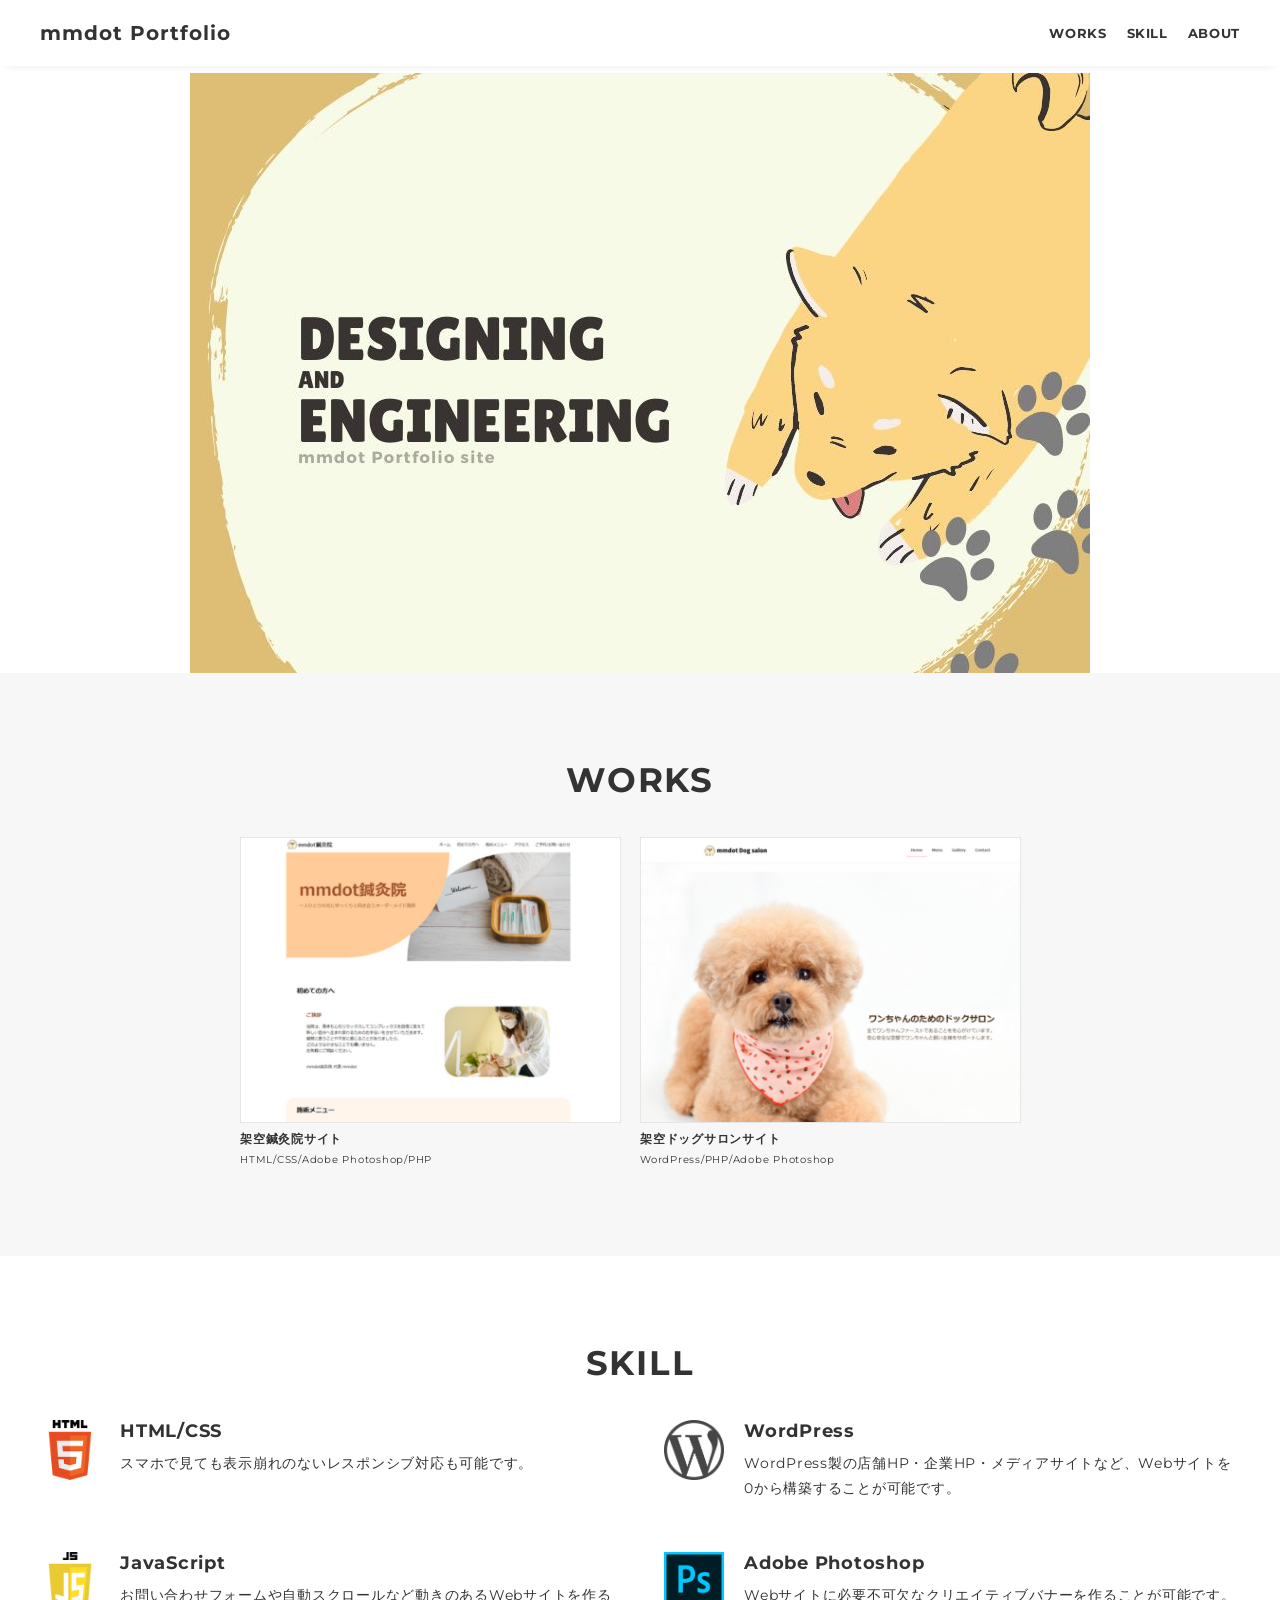
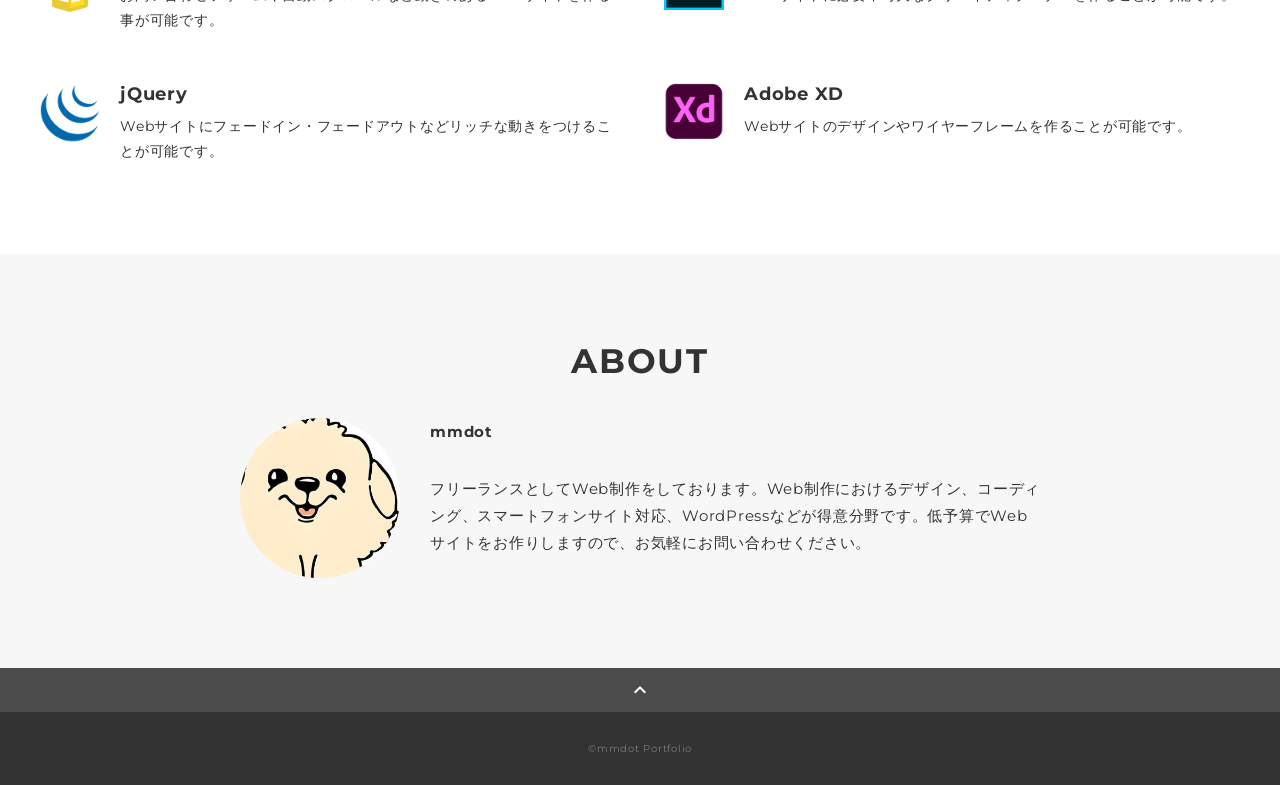
<file: index.html>
<!DOCTYPE html>
<html>
<head>
  <meta charset="utf-8">
  <meta name="viewport" content="width=device-width, initial-scale=1.0, maximum-scale=1.0, minimum-scale=1.0">
  <title>mmdot Portfolio Site</title>
  <link rel="preconnect" href="https://fonts.gstatic.com">
  <link href="https://fonts.googleapis.com/css2?family=Montserrat:wght@400;700&display=swap" rel="stylesheet">
  <link href="https://fonts.googleapis.com/css?family=Material+Icons+Outlined" rel="stylesheet">
  <link href="css/ress.css" media="all" rel="stylesheet" type="text/css" />
  <link rel="icon" href="img/mmdotfavicon.png">
  <link href="css/style.css" media="all" rel="stylesheet" type="text/css" />
</head>

<body>
  <div class="wrapper">

    <!-- header -->
    <header class="header ">
      <div class="container">
        <h1 class="header-logo">
          <a href="#">mmdot Portfolio</a>
        </h1>
        <nav class="gnav">
          <ul class="gnav-list">
            <li class="gnav-item"><a href="#works">WORKS</a></li>
            <li class="gnav-item"><a href="#skill">SKILL</a></li>
            <li class="gnav-item"><a href="#about">ABOUT</a></li>
            <!-- <li class="gnav-item"><a href="#contact">CONTACT</a></li> -->
          </ul>
        </nav>
      </div>
    </header>
    <!-- /header -->

    <main class="content">

      <!-- mv -->
      <div class="mv">
        <div class="mv-container">
          <img src="img/mmdotportmain.jpg" alt="">
        </div>
      </div>
      <!-- /mv -->

      <!-- works -->
      <section class="works section" id="works">
        <div class="container">
          <h2 class="title">WORKS</h2>
          <div class="works-list">
            <a class="works-item" href="works-1.html">
              <div class="works-img"><img src="img/works/架空鍼灸院サイトサムネ.png" alt="html1" /></div>
              <p class="works-name">架空鍼灸院サイト</p>
              <p class="works-info">HTML/CSS/Adobe Photoshop/PHP</p>
            </a>
            <a class="works-item" href="works-2.html">
              <div class="works-img"><img src="img/works/架空トリミングサイトサムネ.png" alt="html2" /></div>
              <p class="works-name">架空ドッグサロンサイト</p>
              <p class="works-info">WordPress/PHP/Adobe Photoshop</p>
            </a>
            <!-- <a class="works-item" href="works-3.html">
              <div class="works-img"><img src="img/works/wordpress1.png" alt="WordPress" /></div>
              <p class="works-name">美容室のHP</p>
              <p class="works-info">WordPress</p>
            </a>
            <a class="works-item" href="works-4.html">
              <div class="works-img"><img src="img/works/photoshop.png" alt="Photoshop" /></div>
              <p class="works-name">ITスクールのバナー</p>
              <p class="works-info">Photoshop</p>
            </a>
            <a class="works-item" href="works-5.html">
              <div class="works-img"><img src="img/works/xd.png" alt="AdobeXD" /></div>
              <p class="works-name">ITスクールのLP</p>
              <p class="works-info">AdobeXD</p>
            </a>
            <a class="works-item" href="works-6.html">
              <div class="works-img"><img src="img/works/wordpress2.png" alt="WordPress2" /></div>
              <p class="works-name">大学のHP</p>
              <p class="works-info">WordPress/PHP</p>
            </a> -->
          </div>
        </div>
      </section>
      <!-- /works -->

      <!-- skill -->
      <section class="skill section" id="skill">
        <div class="container">
          <h2 class="title">SKILL</h2>
          <div class="skill-list">
            <div class="skill-item">
              <p class="skill-img"><img src="img/skills/html.png" alt="html"></p>
              <div class="skill-body">
                <h3 class="skill-name">HTML/CSS</h3>
                <p class="skill-text">
                  スマホで見ても表示崩れのないレスポンシブ対応も可能です。</p>
              </div>
            </div>
            <div class="skill-item">
              <p class="skill-img"><img src="img/skills/wordpress.png" alt="wordpress"></p>
              <div class="skill-body">
                <h3 class="skill-name">WordPress</h3>
                <p class="skill-text">
                  WordPress製の店舗HP・企業HP・メディアサイトなど、Webサイトを0から構築することが可能です。</p>
              </div>
            </div>
            <div class="skill-item">
              <p class="skill-img"><img src="img/skills/js.png" alt="javascript"></p>
              <div class="skill-body">
                <h3 class="skill-name">JavaScript</h3>
                <p class="skill-text">
                  お問い合わせフォームや自動スクロールなど動きのあるWebサイトを作る事が可能です。</p>
              </div>
            </div>
            <div class="skill-item">
              <p class="skill-img"><img src="img/skills/photoshop.png" alt="photoshop"></p>
              <div class="skill-body">
                <h3 class="skill-name">Adobe Photoshop</h3>
                <p class="skill-text">
                  Webサイトに必要不可欠なクリエイティブバナーを作ることが可能です。</p>
              </div>
            </div>
            <div class="skill-item">
              <p class="skill-img"><img src="img/skills/jquery.png" alt="jquery"></p>
              <div class="skill-body">
                <h3 class="skill-name">jQuery</h3>
                <p class="skill-text">
                  Webサイトにフェードイン・フェードアウトなどリッチな動きをつけることが可能です。</p>
              </div>
            </div>
            <div class="skill-item">
              <p class="skill-img"><img src="img/skills/xd.png" alt="adobexd"></p>
              <div class="skill-body">
                <h3 class="skill-name">Adobe XD</h3>
                <p class="skill-text">
                  Webサイトのデザインやワイヤーフレームを作ることが可能です。</p>
              </div>
            </div>
          </div>
        </div>
      </section>
      <!-- /skill -->

      <!-- about -->
      <section class="about section" id="about">
        <div class="container">
          <h2 class="title">ABOUT</h2>
          <div class="profile">
            <p class="profile-img">
              <img src="img/about.jpg" alt="about">
            </p>
            <div class="profile-body">
              <p>
                <b>mmdot</b>
              </p>
              <p>
                フリーランスとしてWeb制作をしております。Web制作におけるデザイン、コーディング、スマートフォンサイト対応、WordPressなどが得意分野です。低予算でWebサイトをお作りしますので、お気軽にお問い合わせください。
              </p>
              
            </div>
          </div>
        </div>
      </section>
      <!-- /about -->

      <!-- contact -->
      <!-- <section class="contact section" id="contact">
        <div class="container">
          <h2 class="title">CONTACT</h2>
          <p class="lead">
            お問い合わせは、<br class="sp-only">メールまたはSNSにてお願いいたします。
          </p>
          <div class="contact-list">
            <a href="http://instagram.com/" target="_blank">
              <img src="img/icon_instagram.gif" alt="Instagram">
            </a>
            <a href="http://facebook.com/" target="_blank">
              <img src="img/icon_facebook.gif" alt="Facebook">
            </a>
          </div>
        </div>
      </section> -->
      <!-- /contact -->
      <div class="page-top" id="js-page-top">
        <span class="material-icons-outlined">expand_less</span>
      </div>
    </main>

    <!-- footer -->
    <footer class="footer">
      <div class="copyright">&copy;mmdot Portfolio</div>
    </footer>
    <!-- /footer -->

  </div>
  <script src="https://ajax.googleapis.com/ajax/libs/jquery/3.6.0/jquery.min.js"></script>
  <script type='text/javascript' src="js/script.js"></script>
</body>
</html>
</file>
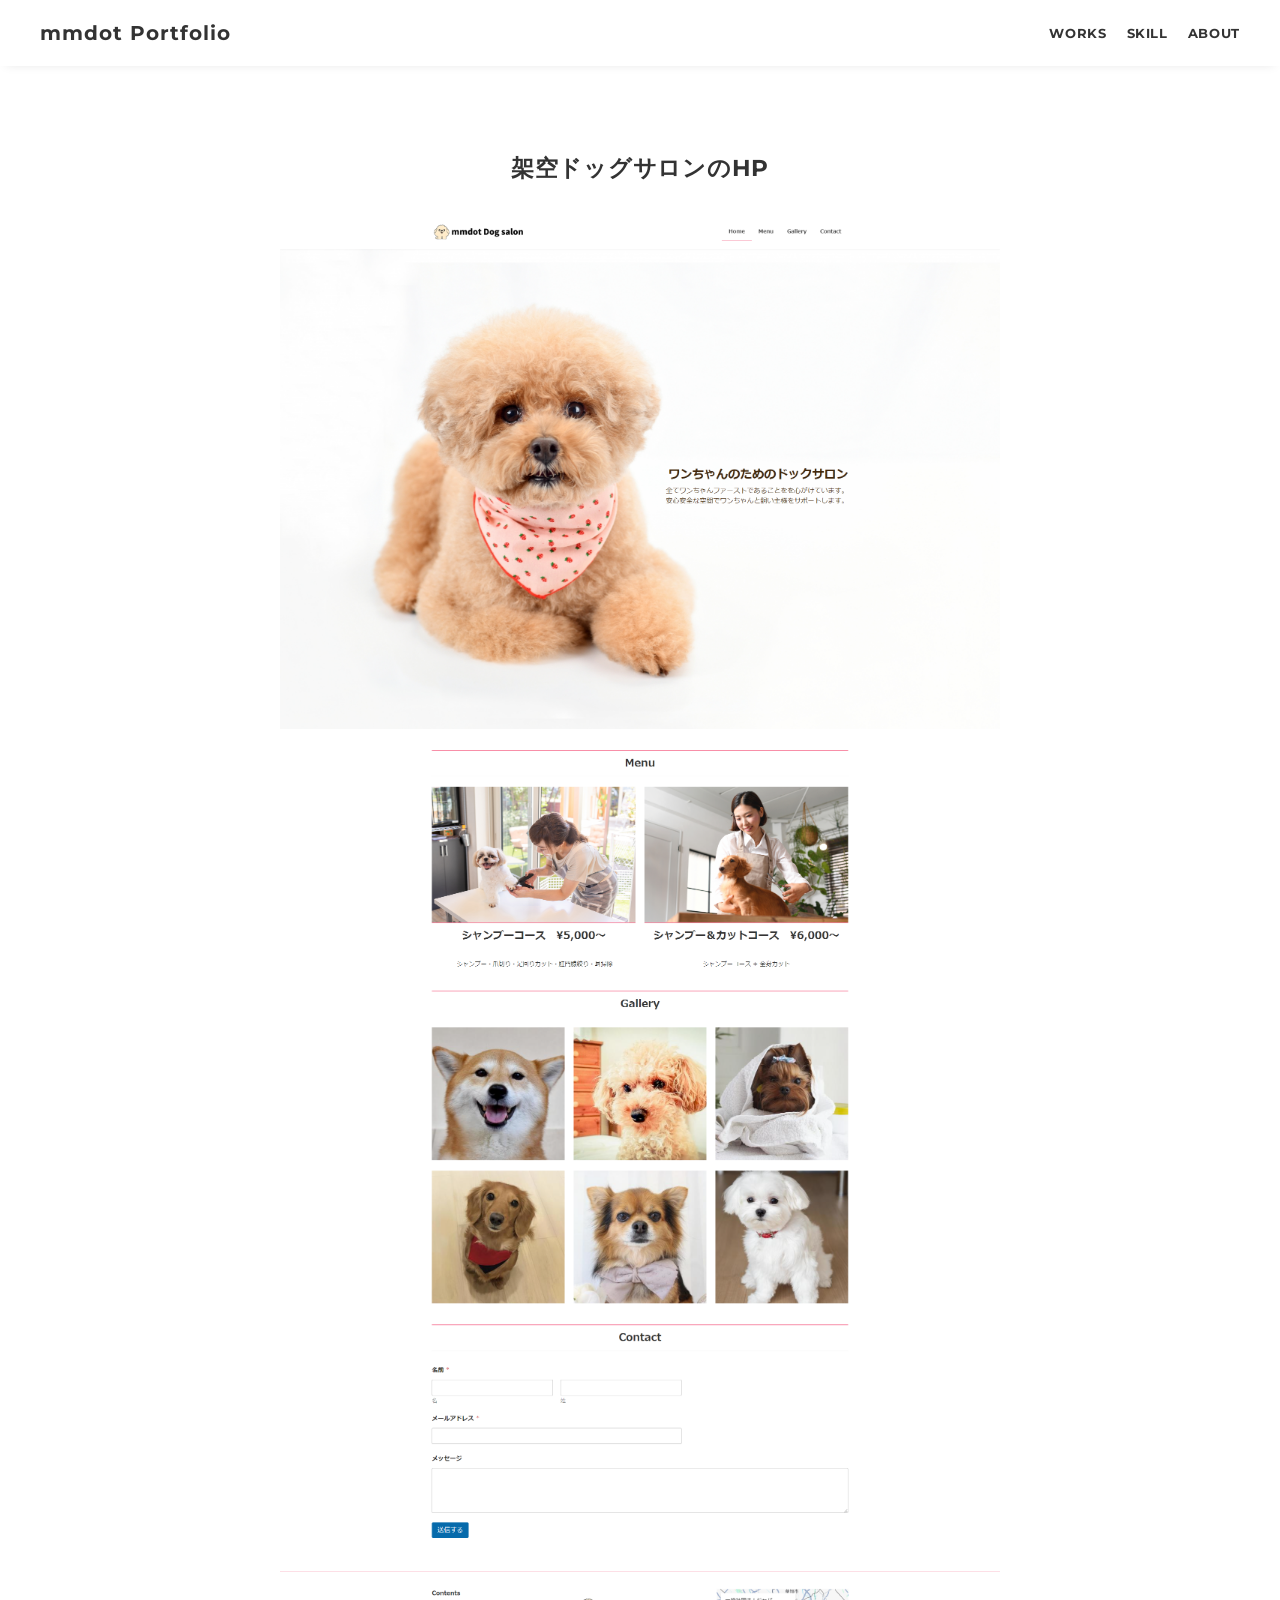
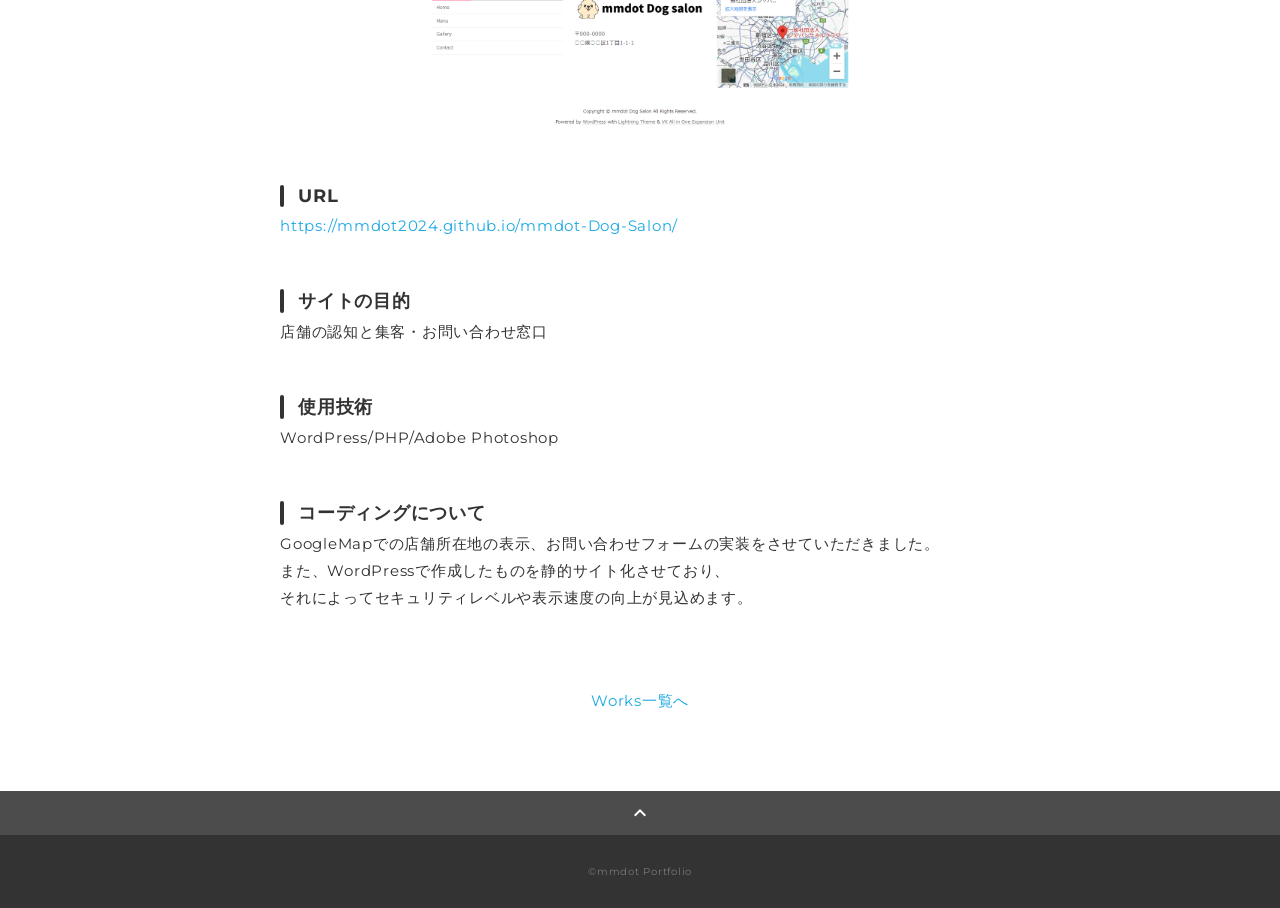
<file: works-2.html>
<!DOCTYPE html>
<html>
<head>
  <meta charset="utf-8">
  <meta name="viewport" content="width=device-width, initial-scale=1.0, maximum-scale=1.0, minimum-scale=1.0">
  <title>mmdot Portfolio</title>
  <link rel="preconnect" href="https://fonts.gstatic.com">
  <link href="https://fonts.googleapis.com/css2?family=Montserrat:wght@400;700&display=swap" rel="stylesheet">
  <link href="https://fonts.googleapis.com/css?family=Material+Icons+Outlined" rel="stylesheet">
  <link href="css/ress.css" media="all" rel="stylesheet" type="text/css" />
  <link rel="icon" href="img/mmdotfavicon.png">
  <link href="css/style.css" media="all" rel="stylesheet" type="text/css" />
</head>

<body>
  <div class="wrapper">

    <!-- header -->
    <header class="header ">
      <div class="container">
        <h1 class="header-logo">
          <a href="index.html">mmdot Portfolio</a>
        </h1>
        <nav class="gnav">
          <ul class="gnav-list">
            <li class="gnav-item"><a href="index.html#works">WORKS</a></li>
            <li class="gnav-item"><a href="index.html#skill">SKILL</a></li>
            <li class="gnav-item"><a href="index.html#about">ABOUT</a></li>

          </ul>
        </nav>
      </div>
    </header>
    <!-- /header -->

    <main class="content">

      <article class="article">
        <div class="article-container">
          <h2 class="article-title">架空ドッグサロンのHP</h2>
          <div class="article-body">
            <p>
              <img src="img/works-detail/works-2.png" alt="">
            </p>
            <h3>URL</h3>
            <p><a href="https://mmdot2024.github.io/mmdot-Dog-Salon/" target="_blank" rel="noopener">https://mmdot2024.github.io/mmdot-Dog-Salon/</a></p>

            <h3>サイトの目的</h3>
            <p>店舗の認知と集客・お問い合わせ窓口</p>
            <h3>使用技術</h3>
            <p>WordPress/PHP/Adobe Photoshop</p>
            <h3>コーディングについて</h3>
            <p>
              GoogleMapでの店舗所在地の表示、お問い合わせフォームの実装をさせていただきました。<br>
              また、WordPressで作成したものを静的サイト化させており、<br>
              それによってセキュリティレベルや表示速度の向上が見込めます。
            </p>
          </div>
          <div class="home-link">
            <a href="index.html#works">Works一覧へ</a>
          </div>
        </div>
      </article>

      <div class="page-top" id="js-page-top">
        <span class="material-icons-outlined">expand_less</span>
      </div>
    </main>

    <!-- footer -->
    <footer class="footer">
      <div class="copyright">&copy;mmdot Portfolio</div>
    </footer>
    <!-- /footer -->

  </div>
  <script src="https://ajax.googleapis.com/ajax/libs/jquery/3.6.0/jquery.min.js"></script>
  <script type='text/javascript' src="js/script.js"></script>
</body>
</html>
</file>
<file: css/ress.css>
/*!
 * ress.css • v3.0.1
 * MIT License
 * github.com/filipelinhares/ress
 */

/* # =================================================================
   # Global selectors
   # ================================================================= */

html {
  box-sizing: border-box;
  word-break: normal;
  -moz-tab-size: 4;
  tab-size: 4;

  -webkit-text-size-adjust: 100%; /* Prevent adjustments of font size after orientation changes in iOS */
}

*,
::before,
::after {
  box-sizing: inherit;
  background-repeat: no-repeat; /* Set `background-repeat: no-repeat` to all elements and pseudo elements */
}

::before,
::after {
  vertical-align: inherit;
  text-decoration: inherit; /* Inherit text-decoration and vertical align to ::before and ::after pseudo elements */
}

* {
  margin: 0;
  padding: 0; /* Reset `padding` and `margin` of all elements */
}

/* # =================================================================
   # General elements
   # ================================================================= */

hr {
  overflow: visible; /* Show the overflow in Edge and IE */
  height: 0; /* Add the correct box sizing in Firefox */
}

details,
main {
  display: block; /* Render the `main` element consistently in IE. */
}

summary {
  display: list-item; /* Add the correct display in all browsers */
}

small {
  font-size: 80%; /* Set font-size to 80% in `small` elements */
}

[hidden] {
  display: none; /* Add the correct display in IE */
}

abbr[title] {
  /* Add the correct text decoration in Chrome, Edge, IE, Opera, and Safari */
  text-decoration: underline;
  text-decoration: underline dotted;
  border-bottom: none; /* Remove the bottom border in Chrome 57 */
}

a {
  background-color: transparent; /* Remove the gray background on active links in IE 10 */
}

a:active,
a:hover {
  outline-width: 0; /* Remove the outline when hovering in all browsers */
}

code,
kbd,
pre,
samp {
  font-family: monospace, monospace; /* Specify the font family of code elements */
}

pre {
  font-size: 1em; /* Correct the odd `em` font sizing in all browsers */
}

b,
strong {
  font-weight: bolder; /* Add the correct font weight in Chrome, Edge, and Safari */
}

/* https://gist.github.com/unruthless/413930 */
sub,
sup {
  position: relative;
  font-size: 75%;
  line-height: 0;
  vertical-align: baseline;
}

sub {
  bottom: -.25em;
}

sup {
  top: -.5em;
}

/* # =================================================================
   # Forms
   # ================================================================= */

input {
  border-radius: 0;
}

/* Replace pointer cursor in disabled elements */
[disabled] {
  cursor: default;
}

[type="number"]::-webkit-container-spin-button,
[type="number"]::-webkit-outer-spin-button {
  height: auto; /* Correct the cursor style of increment and decrement buttons in Chrome */
}

[type="search"] {
  outline-offset: -2px; /* Correct the outline style in Safari */

  -webkit-appearance: textfield; /* Correct the odd appearance in Chrome and Safari */
}

[type="search"]::-webkit-search-decoration {
  -webkit-appearance: none; /* Remove the container padding in Chrome and Safari on macOS */
}

textarea {
  overflow: auto; /* Internet Explorer 11+ */
  resize: vertical; /* Specify textarea resizability */
}

button,
input,
optgroup,
select,
textarea {
  font: inherit; /* Specify font inheritance of form elements */
}

optgroup {
  font-weight: bold; /* Restore the font weight unset by the previous rule */
}

button {
  overflow: visible; /* Address `overflow` set to `hidden` in IE 8/9/10/11 */
}

button,
select {
  text-transform: none; /* Firefox 40+, Internet Explorer 11- */
}

/* Apply cursor pointer to button elements */
button,
[type="button"],
[type="reset"],
[type="submit"],
[role="button"] {
  cursor: pointer;
  color: inherit;
}

/* Remove container padding and border in Firefox 4+ */
button::-moz-focus-container,
[type="button"]::-moz-focus-container,
[type="reset"]::-moz-focus-container,
[type="submit"]::-moz-focus-container {
  padding: 0;
  border-style: none;
}

/* Replace focus style removed in the border reset above */
button:-moz-focusring,
[type="button"]::-moz-focus-container,
[type="reset"]::-moz-focus-container,
[type="submit"]::-moz-focus-container {
  outline: 1px dotted ButtonText;
}

button,
html [type="button"],
/* Prevent a WebKit bug where (2) destroys native `audio` and `video`controls in Android 4 */
[type="reset"],
[type="submit"] {
  -webkit-appearance: button; /* Correct the inability to style clickable types in iOS */
}

/* Remove the default button styling in all browsers */
button,
input,
select,
textarea {
  border-style: none;
  background-color: transparent;
}

/* Style select like a standard input */
select {
  -webkit-appearance: none; /* Chrome 41+ */
  -moz-appearance: none; /* Firefox 36+ */
}

select::-ms-expand {
  display: none; /* Internet Explorer 11+ */
}

select::-ms-value {
  color: currentColor; /* Internet Explorer 11+ */
}

legend {
  display: table; /* Correct the text wrapping in Edge and IE */
  max-width: 100%; /* Correct the text wrapping in Edge and IE */
  max-width: 100%; /* Correct the text wrapping in Edge 18- and IE */
  white-space: normal; /* Correct the text wrapping in Edge and IE */
  color: inherit; /* Correct the color inheritance from `fieldset` elements in IE */
  border: 0; /* Correct `color` not being inherited in IE 8/9/10/11 */
}

::-webkit-file-upload-button {
  font: inherit; /* Change font properties to `inherit` in Chrome and Safari */
  color: inherit;
  /* Correct the inability to style clickable types in iOS and Safari */

  -webkit-appearance: button;
}

/* # =================================================================
   # Specify media element style
   # ================================================================= */

img {
  border-style: none; /* Remove border when inside `a` element in IE 8/9/10 */
}

/* Add the correct vertical alignment in Chrome, Firefox, and Opera */
progress {
  vertical-align: baseline;
}

/* # =================================================================
   # Accessibility
   # ================================================================= */

/* Hide content from screens but not screenreaders */
@media screen {
  [hidden~="screen"] {
    display: inherit;
  }
  [hidden~="screen"]:not(:active):not(:focus):not(:target) {
    position: absolute !important;
    clip: rect(0 0 0 0) !important;
  }
}

/* Specify the progress cursor of updating elements */
[aria-busy="true"] {
  cursor: progress;
}

/* Specify the pointer cursor of trigger elements */
[aria-controls] {
  cursor: pointer;
}

/* Specify the unstyled cursor of disabled, not-editable, or otherwise inoperable elements */
[aria-disabled] {
  cursor: default;
}
</file>
<file: css/style.css>
body {
  font-family: "Montserrat","Helvetica Neue",Arial,"Hiragino Kaku Gothic ProN","Hiragino Sans",Meiryo,sans-serif;
  font-size: 15px;
  letter-spacing: .05em;
  color: #333;
}

a {
  transition: opacity .3s;
  text-decoration: none;
  color: #1ca9e3;
}

img {
  max-width: 100%;
  height: auto;
  vertical-align: bottom;
  border-style: none;
}



.pc-only {
  display: block;
}

.sp-only {
  display: none;
}

/*--------------------------------
 レイアウト
---------------------------------*/
.wrapper {
  padding-top: 73px;
}

.section {
  padding: 90px 0;
}

.section:nth-of-type(odd) {
  background-color: #f7f7f7;
}

.container {
  max-width: 1340px;
  margin: 0 auto;
  padding: 0 40px;
}

/*--------------------------------
 見出し
---------------------------------*/
.title {
  font-size: 34px;
  font-weight: bold;
  line-height: 1;
  margin-bottom: 40px;
  text-align: center;
  letter-spacing: .05em;
  color: #333;
}

.lead {
  font-size: 16px;
  line-height: 1.8;
  margin-bottom: 30px;
}

/*--------------------------------
ヘッダー
---------------------------------*/
.header {
  position: fixed;
  top: 0;
  z-index: 1;
  width: 100%;
  background-color: #fff;
  box-shadow: 0 5px 10px -6px rgba(0,0,0,.1);
}

.header .container {
  display: flex;
  align-items: center;
  justify-content: space-between;
  padding: 20px 40px;
}

.header-logo {
  font-size: 20px;
  font-weight: bold;
  line-height: 1.2;
  margin-right: 20px;
  letter-spacing: .05em;
}

.header-logo a {
  color: #333;
}

.gnav-list {
  display: flex;
  justify-content: space-between;
  list-style: none;
}

.gnav-item:not(:last-child) {
  margin-right: 20px;
}

.gnav-item a {
  position: relative;
  font-size: 13px;
  font-weight: bold;
  display: inline-block;
  padding: 5px 0;
  transition: .3s;
  letter-spacing: .05em;
  color: #333;
}
.gnav-item a:after {
  position: absolute;
  bottom: 0;
  left: 50%;
  width: 0;
  height: 3px;
  content: "";
  transition: .3s;
  -webkit-transform: translateX(-50%);
  transform: translateX(-50%);
  background-color: #333;
}

.gnav-item a:hover:after {
  width: 100%;
}

/*--------------------------------
 メインビジュアル
---------------------------------*/
.mv {
  display: flex;
  align-items: center;
  justify-content: center;
  height: auto;
  text-align: center;
}

.mv-container {
  position: relative;
  padding: 0 20px;
}

.mv-container img {
  width: 100%;
  height: auto;
}

/*--------------------------------
 Works
---------------------------------*/
.works-list {
  display: flex;
  justify-content: center;
  flex-wrap: wrap;
  margin-bottom: -40px;
}

.works-item {
  width: 31.74603%;
  margin-right: 1.58730%;
  margin-bottom: 40px;
  color: #333;
}

.works-item:hover {
  opacity: .9;
}

.works-item:nth-of-type(3n) {
  margin-right: 0;
}

.works-img img {
  border: 1px solid #e6e6e6;
}

.works-name {
  font-size: 12px;
  font-weight: bold;
  margin-top: 8px;
}

.works-info {
  font-size: 10px;
  margin-top: 5px;
}

/*--------------------------------
 Skill
---------------------------------*/
.skill-list {
  display: flex;
  flex-wrap: wrap;
  justify-content: space-between;
  margin-bottom: -50px;
}

.skill-item {
  display: flex;
  align-items: flex-start;
  justify-content: space-between;
  width: 48%;
  margin-bottom: 50px;
}

.skill-img {
  width: 60px;
  height: auto;
  margin-right: 20px;
}

.skill-body {
  flex: 1;
}

.skill-name {
  margin-bottom: 10px;
}

.skill-text {
  font-size: 14px;
  line-height: 1.8;
}

/*--------------------------------
 About
---------------------------------*/
.profile {
  display: flex;
  flex-wrap: wrap;
  max-width: 800px;
  margin: 0 auto;
}
.profile-img {
  width: 20%;
  margin-right: 30px;
  border-radius: 50%;
}
.profile-img img {
  border-radius: 50%;
}
.profile-body {
  flex: 1;
}

.profile-body p {
  font-size: 15px;
  line-height: 1.8;
}

.profile-body p:not(:last-child) {
  margin-bottom: 30px;
}

/*--------------------------------
 Contact
---------------------------------*/
.contact {
  text-align: center;
}

.contact-item:not(:last-child) {
  margin-right: 10px;
}

.contact-text {
  margin-top: 10px;
}
/*--------------------------------
 ページトップ
---------------------------------*/
.page-top {
  font-weight: bold;
  padding: 10px;
  cursor: pointer;
  text-align: center;
  background-color: #4c4c4c;
}

.page-top .material-icons-outlined {
  vertical-align: bottom;
  color: #fff;
}

/*--------------------------------
 フッター
---------------------------------*/
.footer {
  padding: 30px;
  background-color: #333;
}

.copyright {
  font-size: 10px;
  text-align: center;
  color: #797979;
}

/*--------------------------------
 下層：Worksページ
---------------------------------*/
.article {
  padding: 80px 0;
}

.article-container {
  max-width: 1040px;
  margin: 0 auto;
  padding: 0 20px;
}

.article-title {
  margin-bottom: 30px;
  text-align: center;
}

.article-body {
  max-width: 720px;
  margin: 0 auto;
  margin-bottom: 80px;
}

.article-body h3 {
  position: relative;
  font-size: 18px;
  margin-bottom: 5px;
  padding-left: 1em;
}

.article-body img {
  width: 100%;
  height: auto;
}

.article-body h3:not(:first-child) {
  margin-top: 50px;
}

.article-body h3::before {
  position: absolute;
  top: 0;
  left: 0;
  width: 4px;
  height: 100%;
  content: "";
  border-radius: 3px;
  background-color: #333;
}

.article-body p {
  font-size: 15px;
  line-height: 1.8;
  margin-bottom: 30px;
}

.home-link {
  text-align: center;
}

/*media Queries 767
----------------------------------------------------*/
@media screen and (max-width: 767px) {
  body {
    font-size: 14px;
  }

  .pc-only {
    display: none;
  }

  .sp-only {
    display: block;
  }

  /* 見出し */
  .title {
    font-size: 26px;
    margin-bottom: 20px;
  }

  .lead {
    font-size: 14px;
    line-height: 1.7;
    margin-bottom: 20px;
  }

  /* レイアウト */
  .wrapper {
    padding-top: 57px;
  }

  .section {
    padding: 60px 0;
  }

  .container {
    padding: 0 20px;
  }

  /* ヘッダー */
  .header .container {
    padding: 15px;
  }

  .header-logo {
    font-size: 15px;
    margin-right: 15px;
  }

  .gnav-item:not(:last-child) {
    margin-right: 10px;
  }

  .gnav-item a {
    font-size: 10px;
  }

  .gnav-item a:after {
    display: none;
  }

  /*  メインビジュアル */
  .mv {
    height: 40vh;
  }

  .mv-container {
    padding: 0 20px;
  }

  .mv-title {
    font-size: 30px;
  }
  .mv-subtitle {
    font-size: 16px;
    margin-bottom: 20px;
  }

  .mv-text {
    top: 75%;
    font-size: 14px;
    line-height: 1.7;
  }

  /* Works */
  .works-name {
    font-size: 12px;
  }

  .works-info {
    margin-top: 3px;
  }

  .works-list {
    justify-content: space-between;
  }

  .works-item {
    flex: 0 0 48%;
    margin-right: 0;
    margin-bottom: 30px;
  }

  /* Skill */
  .skill-list {
    display: block;
    margin-bottom: 0;
  }

  .skill-item {
    width: 100%;
    margin-bottom: 35px;
  }

  .skill-item:last-child {
    margin-bottom: 0;
  }

  .skill-name {
    margin-bottom: 5px;
  }

  .skill-text {
    font-size: 13px;
    line-height: 1.7;
  }

  /* About */
  .profile {
    display: block;
  }
  .profile-img {
    width: 150px;
    margin: 0 auto;
    margin-bottom: 25px;
  }

  .profile-body p {
    font-size: 14px;
    line-height: 1.7;
  }

  .profile-body p:not(:last-child) {
    margin-bottom: 20px;
  }

  /* フッター */
  .footer {
    padding: 20px;
  }

  /* 下層ページ */
  .article {
    padding: 50px 0;
  }

  .article-body h3 {
    font-size: 16px;
    padding-left: .8em;
  }

  .article-body h3:not(:first-child) {
    margin-top: 30px;
  }

  .article-body p {
    font-size: 14px;
    line-height: 1.7;
    margin-bottom: 20px;
  }
}
</file>
